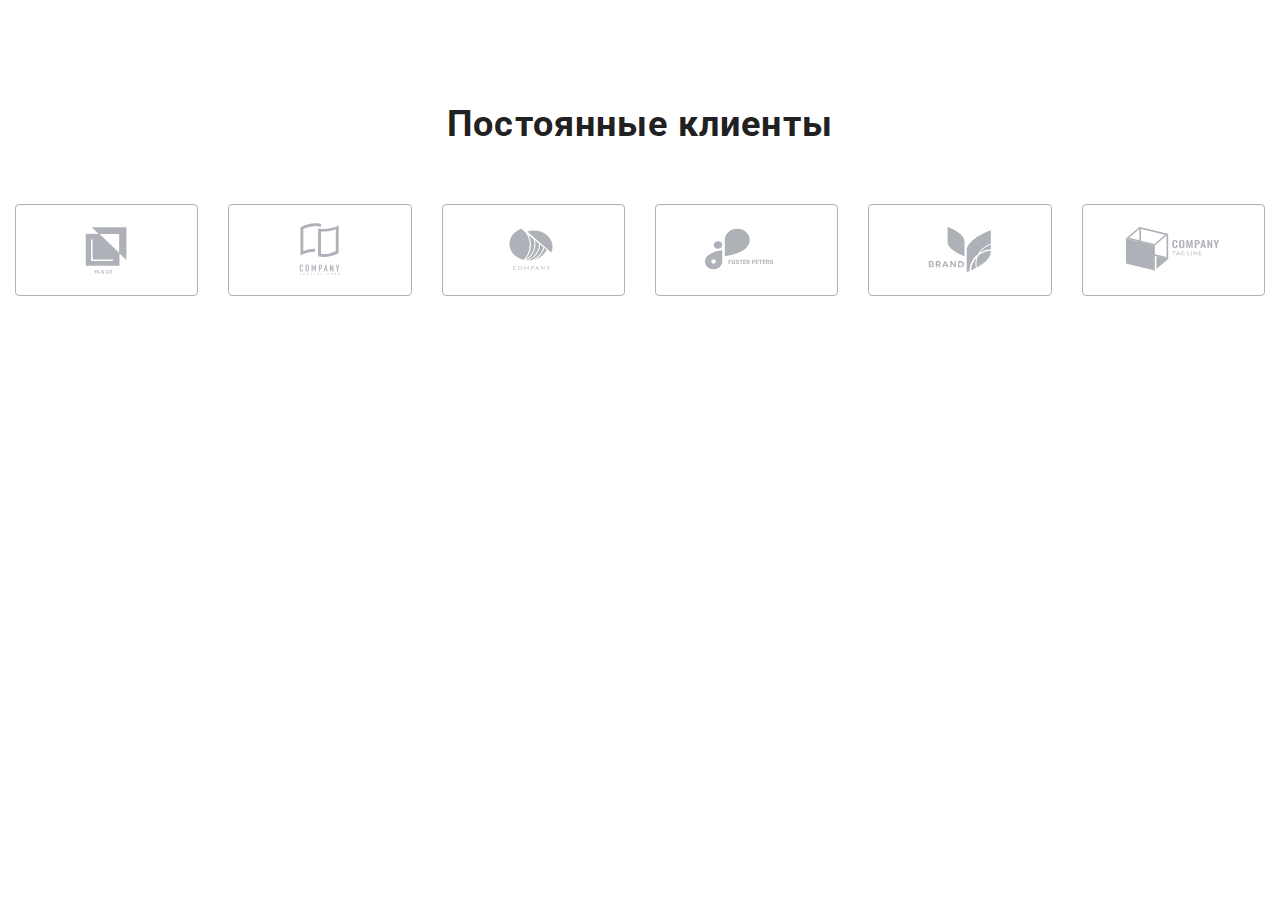
<file: index.html>
<!DOCTYPE html>
<html lang="ru">

<head>
  <meta charset="UTF-8" />
  <meta http-equiv="X-UA-Compatible" content="IE=edge" />
  <meta name="viewport" content="width=device-width, initial-scale=1.0" />
  <title>Студия</title>
  <link rel="preconnect" href="https://fonts.googleapis.com" />
  <link rel="preconnect" href="https://fonts.gstatic.com" crossorigin />
  <link href="https://fonts.googleapis.com/css2?family=Raleway:wght@700&family=Roboto:wght@400;500;700;900&display=swap"
    rel="stylesheet" />
  
  <link rel="stylesheet" href="css/main.min.css" />
</head>

<body class="page">
  <!-- ------------------------------------------------------------------------------- -->
  <!-------------------------------------------Шапка------------------------------------>
<!-- ----------------------------------------------------------------------------------- -->
 
<!-- <header class="header">
    <div class="container header__page header__container">
      <nav class="header__nav">
        <a href="index.html" class="logo logo__header-size" lang="en">Web<span
            class="logo__header-accent">Studio</span></a>

        <ul class="header-menu list">
          <li class="header-menu__item">
            <a href="#studio" class="header-menu__link link header-menu__current current">Студия</a>
          </li>
          <li class="header-menu__item">
            <a href="./portfolio.html" class="header-menu__link link">Портфолио</a>
          </li>
          <li class="header-menu__item">
            <a href="#contacts" class="header-menu__link link">Контакты</a>
          </li>
        </ul>
      </nav>

      <ul class="header-contacts list">
        <li class="header-contacts__item">
          <a class="link header-contacts__icons" href="mailto:info@devstudio.com"><svg class="header-contacts__icon"
              width="16px" height="12px">
              <use href="./images/icons.svg/symbol-defs.svg#icon-envelope"></use>
            </svg>
            info@devstudio.com
          </a>
        </li>
        <li class="header-contacts__item">
          <a class="link header-contacts__icons contact__icons" href="tel:+380961111111">
            <svg class="header-contacts__icon" width="10px" height="16px">
              <use href="./images/icons.svg/symbol-defs.svg#icon-smartphone"></use>
            </svg>

            +38 096 111 11 11</a>
        </li>
      </ul>
    </div>
  </header> -->

  <main>
    <!-- ------------------------------------------------------------------- -->
    <!-----------------------------------------Герой--------------------------->
<!-- ---------------------------------------------------------------------------- -->
   
<!-- <section class="section hero">
      <div class="container hero">
        <h1 class="hero-title">Эффективные решения для вашего бизнеса</h1>
        <button data-modal-open type="button" class="button button-hero">
          Заказать услугу
        </button>
      </div>
    </section>
    <div data-modal class="backdrop is-hidden">
      <div class="model-wrapper">
        <button data-modal-close class="model-btn">
          <svg width="18" height="18">
            <use href="./images/icons.svg/symbol-defs1.svg#icon-close-modal"></use>
          </svg>
        </button>
        <strong class="form-title">Оставьте свои данные, мы вам перезвоним</strong>
        <form class="modal-form">
          <label class="form-group">
            <span class="form-label">Имя</span>
            <div class="form-input-container">
              <input class="form-input" type="text" name="user-name" required />
              <svg class="form-icon" width="18" height="18">
                <use href="./images/icons.svg/symbol-defss.svg#icon-person"></use>
              </svg>
            </div>
          </label>
          <label class="form-group">
            <span class="form-label">Телефон</span>
            <div class="form-input-container">
              <input class="form-input" type="fone" name="user-fone" required />
              <svg class="form-icon" width="18" height="18">
                <use href="./images/icons.svg/symbol-defss.svg#icon-phone"></use>
              </svg>
            </div>
          </label>
          <label class="form-group">
            <span class="form-label">Почта</span>
            <div class="form-input-container">
              <input class="form-input" type="email" name="user-male" required />
              <svg class="form-icon" width="18" height="18">
                <use href="./images/icons.svg/symbol-defss.svg#icon-email"></use>
              </svg>
            </div>
          </label>
          <label class="form-textarea">
            <span class="form-label">Комментарий</span>
            <textarea class="form-comments" name="comment-form" placeholder="Введите текст"></textarea>
          </label>
          <label class="form-polisy-group">
            <input class="visually-hidden-checkbox checkbox" type="checkbox" required />
            <span class="custom-checkbox">
              <svg class="custom-checkbox-icon" width="20" height="20">
                <use href="./images/icons.svg/symbol-ds.svg#icon-Vector-3"></use>
              </svg>
            </span>
            <span class="form-polisy-decs">
              Соглашаюсь с рассылкой и принимаю
              <a class="checkbox-label-link" href="">Условия договора</a>
            </span>
          </label>
        </form>
        <button class="btn submit-btn" type="submit">Отправить</button>
      </div>
    </div> -->

    <!-- ============================================================================ -->
    <!------------------------------------Преимущества------------------------>
    <!-- =============================================================================== -->
<!-- 
    <section class="section feature">
      <div class="container feature-container">
        <h2 class="visually-hidden">Характеристики</h2>
        <ul class="feature-list list">
          <li class="feature-item">
            <div class="features-icon-block">
              <svg width="70px" height="70px">
                <use href="./images/icons.svg/symbol-defs.svg#icon-antenna"></use>
              </svg>
            </div>
            <h3 class="title feature-title">Внимание к деталям</h3>
            <p class="text feature-text">
              Идейные соображения, а также начало повседневной работы по
              формированию позиции.
            </p>
          </li>
          <li class="feature-item">
            <div class="features-icon-block">
              <svg width="70px" height="70px">
                <use href="./images/icons.svg/symbol-defs.svg#icon-clock"></use>
              </svg>
            </div>
            <h3 class="title feature-title">Пунктуальность</h3>
            <p class="text feature-text">
              Задача организации, в особенности же рамки и место обучения
              кадров влечет за собой.
            </p>
          </li>
          <li class="feature-item">
            <div class="features-icon-block">
              <svg width="70px" height="70px">
                <use href="./images/icons.svg/symbol-defs.svg#icon-diagram"></use>
              </svg>
            </div>
            <h3 class="title feature-title">Планирование</h3>
            <p class="text feature-text">
              Равным образом консультация с широким активом в значительной
              степени обуславливает.
            </p>
          </li>
          <li class="feature-item">
            <div class="features-icon-block">
              <svg width="70px" height="70px">
                <use href="./images/icons.svg/symbol-defs.svg#icon-astronaut"></use>
              </svg>
            </div>
            <h3 class="title feature-title">Современные технологии</h3>
            <p class="text feature-text">
              Значимость этих проблем настолько очевидна, что реализация
              плановых заданий.
            </p>
          </li>
        </ul>
      </div>
    </section> -->

    <!------------------------------------ Примеры работ ----------------------------------->
    <!-- <section class="section work">
      <div class="container">
        <h2 class="section-title">Чем мы занимаемся</h2>

        <ul class="work__list list">
          <li class="work__item">
            <p class="work__text">Десктопные приложения</p>
            <img class="image" src="./images/img-1.jpg" alt="пользователь набирает верстку сайта" width="370"
              height="294" />
          </li>
          <li class="work__item">
            <img class="image" src="./images/img-2.jpg" alt="дизайн страниц телефона" width="370" height="294" />
            <p class="work__text">Мобильные приложения</p>
          </li>
          <li class="work__item">
            <img class="image" src="./images/img-3.jpg" alt="игра в планшете" width="370" height="294" />
            <p class="work__text">Дизайнерские решения</p>
          </li>
        </ul>
      </div>
    </section> -->

<!-- --------------------------------------------------------------------------------- -->
    <!-------------------------------------Команда------------------------------>
    <!-- ------------------------------------------------------------------------- -->

   
     <!-- <section class="section team">
      <div class="container">
        <h2 class="section-title">Наша команда</h2>
        <ul class="team-list list">
          <li class="team-item">
            <img class="image team-photo" src="./images/imgphoto-1.jpg" alt="дизайнер-продукта" width="270"
              height="260" />

            <div class="social">
              <h3 class="title team-title no-margin">Игорь Демьяненко</h3>
              <p class="text team-text" lang="en">Product Designer</p>
              <ul class="social-list">
                <li class="social-nav">
                  <a class="social-link" href="" lang="en" aria-label="Instagram">
                    <svg class="social-icon" width="20px" height="20px">
                      <use href="./images/icons.svg/symbol-defs.svg#icon-instagram-dark"></use>
                    </svg>
                  </a>
                </li>
                <li class="social-nav">
                  <a class="social-link" href="" lang="en" aria-label="Twitter">
                    <svg class="social-icon" width="20px" height="20px">
                      <use href="./images/icons.svg/symb.svg#icon-twitter"></use>
                    </svg>
                  </a>
                </li>
                <li class="social-nav">
                  <a class="social-link" href="" lang="en" aria-label="Facebook">
                    <svg class="social-icon" width="20px" height="20px">
                      <use href="./images/icons.svg/symbol-defs.svg#icon-facebook-dark"></use>
                    </svg>
                  </a>
                </li>
                <li class="social-nav">
                  <a class="social-link" href="" lang="en" aria-label="LinkedIn">
                    <svg class="social-icon" width="20px" height="20px">
                      <use href="./images/icons.svg/symbol-defs.svg#icon-linkedin-dark"></use>
                    </svg>
                  </a>
                </li>
              </ul>
            </div>
          </li>
          <li class="team-item">
            <img class="image team-photo" src="./images/imgphoto-2.jpg" alt="фронтенд-разработчик" width="270"
              height="260" />

            <div class="social">
              <h3 class="title team-title">Ольга Репина</h3>
              <p class="text team-text" lang="en">Frontend Developer</p>
              <ul class="social-list">
                <li class="social-nav">
                  <a class="social-link" href="" lang="en" aria-label="Instagram">
                    <svg class="social-icon" width="20px" height="20px">
                      <use href="./images/icons.svg/symbol-defs.svg#icon-instagram-dark"></use>
                    </svg>
                  </a>
                </li>
                <li class="social-nav">
                  <a class="social-link" href="" lang="en" aria-label="Twitter">
                    <svg class="social-icon" width="20px" height="20px">
                      <use href="./images/icons.svg/symb.svg#icon-twitter"></use>
                    </svg>
                  </a>
                </li>
                <li class="social-nav">
                  <a class="social-link" href="" lang="en" aria-label="Facebook">
                    <svg class="social-icon" width="20px" height="20px">
                      <use href="./images/icons.svg/symbol-defs.svg#icon-facebook-dark"></use>
                    </svg>
                  </a>
                </li>
                <li class="social-nav">
                  <a class="social-link" href="" lang="en" aria-label="LinkedIn">
                    <svg class="social-icon" width="20px" height="20px">
                      <use href="./images/icons.svg/symbol-defs.svg#icon-linkedin-dark"></use>
                    </svg>
                  </a>
                </li>
              </ul>
            </div>
          </li>

          <li class="team-item">
            <img class="image team-photo" src="./images/imgphoto-3.jpg" alt="маркетолог" width="270" height="260" />

            <div class="social">
              <h3 class="title team-title">Николай Тарасов</h3>
              <p class="text team-text" lang="en">Marketing</p>
              <ul class="social-list">
                <li class="social-nav">
                  <a class="social-link" href="" lang="en" aria-label="Instagram">
                    <svg class="social-icon" width="20px" height="20px">
                      <use href="./images/icons.svg/symbol-defs.svg#icon-instagram-dark"></use>
                    </svg>
                  </a>
                </li>
                <li class="social-nav">
                  <a class="social-link" href="" lang="en" aria-label="Twitter">
                    <svg class="social-icon" width="20px" height="20px">
                      <use href="./images/icons.svg/symb.svg#icon-twitter"></use>
                    </svg>
                  </a>
                </li>
                <li class="social-nav">
                  <a class="social-link" href="" lang="en" aria-label="Facebook">
                    <svg class="social-icon" width="20px" height="20px">
                      <use href="./images/icons.svg/symbol-defs.svg#icon-facebook-dark"></use>
                    </svg>
                  </a>
                </li>
                <li class="social-nav">
                  <a class="social-link" href="" lang="en" aria-label="LinkedIn">
                    <svg class="social-icon" width="20px" height="20px">
                      <use href="./images/icons.svg/symbol-defs.svg#icon-linkedin-dark"></use>
                    </svg>
                  </a>
                </li>
              </ul>
            </div>
          </li>
          <li class="team-item">
            <img class="image team-photo" src="./images/imgphoto-4.jpg" alt="дизайнер-интерфейса" width="270"
              height="260" />

            <div class="social">
              <h3 class="title team-title">Михаил Ермаков</h3>
              <p class="text team-text" lang="en">UI Designer</p>
              <ul class="social-list">
                <li class="social-nav">
                  <a class="social-link" href="" lang="en" aria-label="Instagram">
                    <svg class="social-icon" width="20px" height="20px">
                      <use href="./images/icons.svg/symbol-defs.svg#icon-instagram-dark"></use>
                    </svg>
                  </a>
                </li>
                <li class="social-nav">
                  <a class="social-link" href="" lang="en" aria-label="Twitter">
                    <svg class="social-icon" width="20px" height="20px">
                      <use href="./images/icons.svg/symb.svg#icon-twitter"></use>
                    </svg>
                  </a>
                </li>
                <li class="social-nav">
                  <a class="social-link" href="" lang="en" aria-label="Facebook">
                    <svg class="social-icon" width="20px" height="20px">
                      <use href="./images/icons.svg/symbol-defs.svg#icon-facebook-dark"></use>
                    </svg>
                  </a>
                </li>
                <li class="social-nav">
                  <a class="social-link" href="" lang="en" aria-label="LinkedIn">
                    <svg class="social-icon" width="20px" height="20px">
                      <use href="./images/icons.svg/symbol-defs.svg#icon-linkedin-dark"></use>
                    </svg>
                  </a>
                </li>
              </ul>
            </div>
          </li>
        </ul>
      </div>
    </section> -->

<!-- ------------------------------------------------------------------------------------ -->
    <!----------------------------------- Постоянные клиенты ----------------------------------------->
<!-- ------------------------------------------------------------------------------------ -->
   
 <section class="clients section">
      <div class="container clients__container">
        <h2 class="clients__title section-title">Постоянные клиенты</h2>
        <ul class="list clients__list">
          <li class="clients__item">
            <a href="" class="clients__link link">
              <svg class="clients__icon" width="106" height="60">
                <use href="./images/icons.svg/symbol-defs.svg#icon-Logo1"></use>
              </svg>
            </a>
          </li>
          <li class="clients__item">
            <a href="" class="clients__link link">
              <svg class="clients__icon" width="106" height="60">
                <use href="./images/icons.svg/symbol-defs.svg#icon-Logo2"></use>
              </svg>
            </a>
          </li>
          <li class="clients__item">
            <a href="" class="clients__link link">
              <svg class="clients__icon" width="106" height="60">
                <use href="./images/icons.svg/symbol-defs.svg#icon-Logo3"></use>
              </svg>
            </a>
          </li>
          <li class="clients__item">
            <a href="" class="clients__link link">
              <svg class="clients__icon" width="106" height="60">
                <use href="./images/icons.svg/symbol-defs.svg#icon-Logo4"></use>
              </svg>
            </a>
          </li>
          <li class="clients__item">
            <a href="" class="clients__link link">
              <svg class="clients__icon" width="106" height="60">
                <use href="./images/icons.svg/symbol-defs.svg#icon-Logo5"></use>
              </svg>
            </a>
          </li>
          <li class="clients__item">
            <a href="" class="clients__link link">
              <svg class="clients__icon" width="106" height="60">
                <use href="./images/icons.svg/symbol-defs.svg#icon-Logo6"></use>
              </svg>
            </a>
          </li>
        </ul>
      </div>
    </section> 
  </main>

  <!-- ------------------------------------------------------------------------------------------- -->
  <!--------------------------------------Подвал страницы------------------------------------------------>
<!-- -------------------------------------------------------------------------------------------------- -->
  

<!-- <footer class="section footer">
    <div class="container section-conteiner-left-right">
      <div class="container footer-container">
        <div class="footer-contacts">
          <a href="index.html" class="logo footer-logo-margin" lang="en">Web<span class="logo-footer">Studio</span></a>
          <address class="adress">
            <p class="footer-adress">г. Киев, пр-т Леси Украинки, 26</p>
            <ul class="footer-nav list">
              <li class="footer-link-item">
                <a href="mailto:info@example.com" class="link link-mail footer-list">info@example.com</a>
              </li>
              <li class="footer-link-item">
                <a href="tel:+380991111111" class="link link-phone footer-list">+38 099 111 11 11</a>
              </li>
            </ul>
          </address>
        </div>
        <div class="footer-social">
          <p class="footer-title">ПРИСОЕДИНЯЙТЕСЬ</p>
          <ul class="footer-social-list">
            <li class="footer-social-nav">
              <a class="footer-social-link" href="" lang="en" aria-label="Instagram">
                <svg class="footer-social-icon" width="20px" height="20px">
                  <use href="./images/icons.svg/symbol-defs.svg#icon-instagram-dark"></use>
                </svg>
              </a>
            </li>
            <li class="footer-social-nav">
              <a class="footer-social-link" href="" lang="en" aria-label="Twitter">
                <svg class="footer-social-icon" width="20px" height="20px">
                  <use href="./images/icons.svg/symb.svg#icon-twitter"></use>
                </svg>
              </a>
            </li>
            <li class="footer-social-nav">
              <a class="footer-social-link" href="" lang="en" aria-label="Facebook">
                <svg class="footer-social-icon" width="20px" height="20px">
                  <use href="./images/icons.svg/symbol-defs.svg#icon-facebook-dark"></use>
                </svg>
              </a>
            </li>
            <li class="footer-social-nav">
              <a class="footer-social-link" href="" lang="en" aria-label="LinkedIn">
                <svg class="footer-social-icon" width="20px" height="20px">
                  <use href="./images/icons.svg/symbol-defs.svg#icon-linkedin-dark"></use>
                </svg>
              </a>
            </li>
          </ul>
        </div>
      </div> -->

      <!---------------------------------------------- Форма в футере ----------------------------------------------->
      <!-- <div class="footer-container-right">
        <b class="container-right-text">ПОДПИШИТЕСЬ НА РАССЫЛКУ</b>
        <form class="form-footer">
          <label for="email"></label>
          <input class="footer-input" type="email" name="email" id="email" placeholder="E-mail" />
          <div class="btn-send">
            <button class="footer-forma-button" type="submit">
              <span class="footer-button-text">Подписаться</span>

              <svg class="footer-btn" width="24px" height="24px">
                <use href="./images/icons.svg/symbol-defss.svg#icon-icon-send"></use>
              </svg>
            </button>
          </div>
        </form>
      </div>
    </div>
  </footer> -->
  <script src="./js/modal.js"></script>
</body>
</html>
</file>
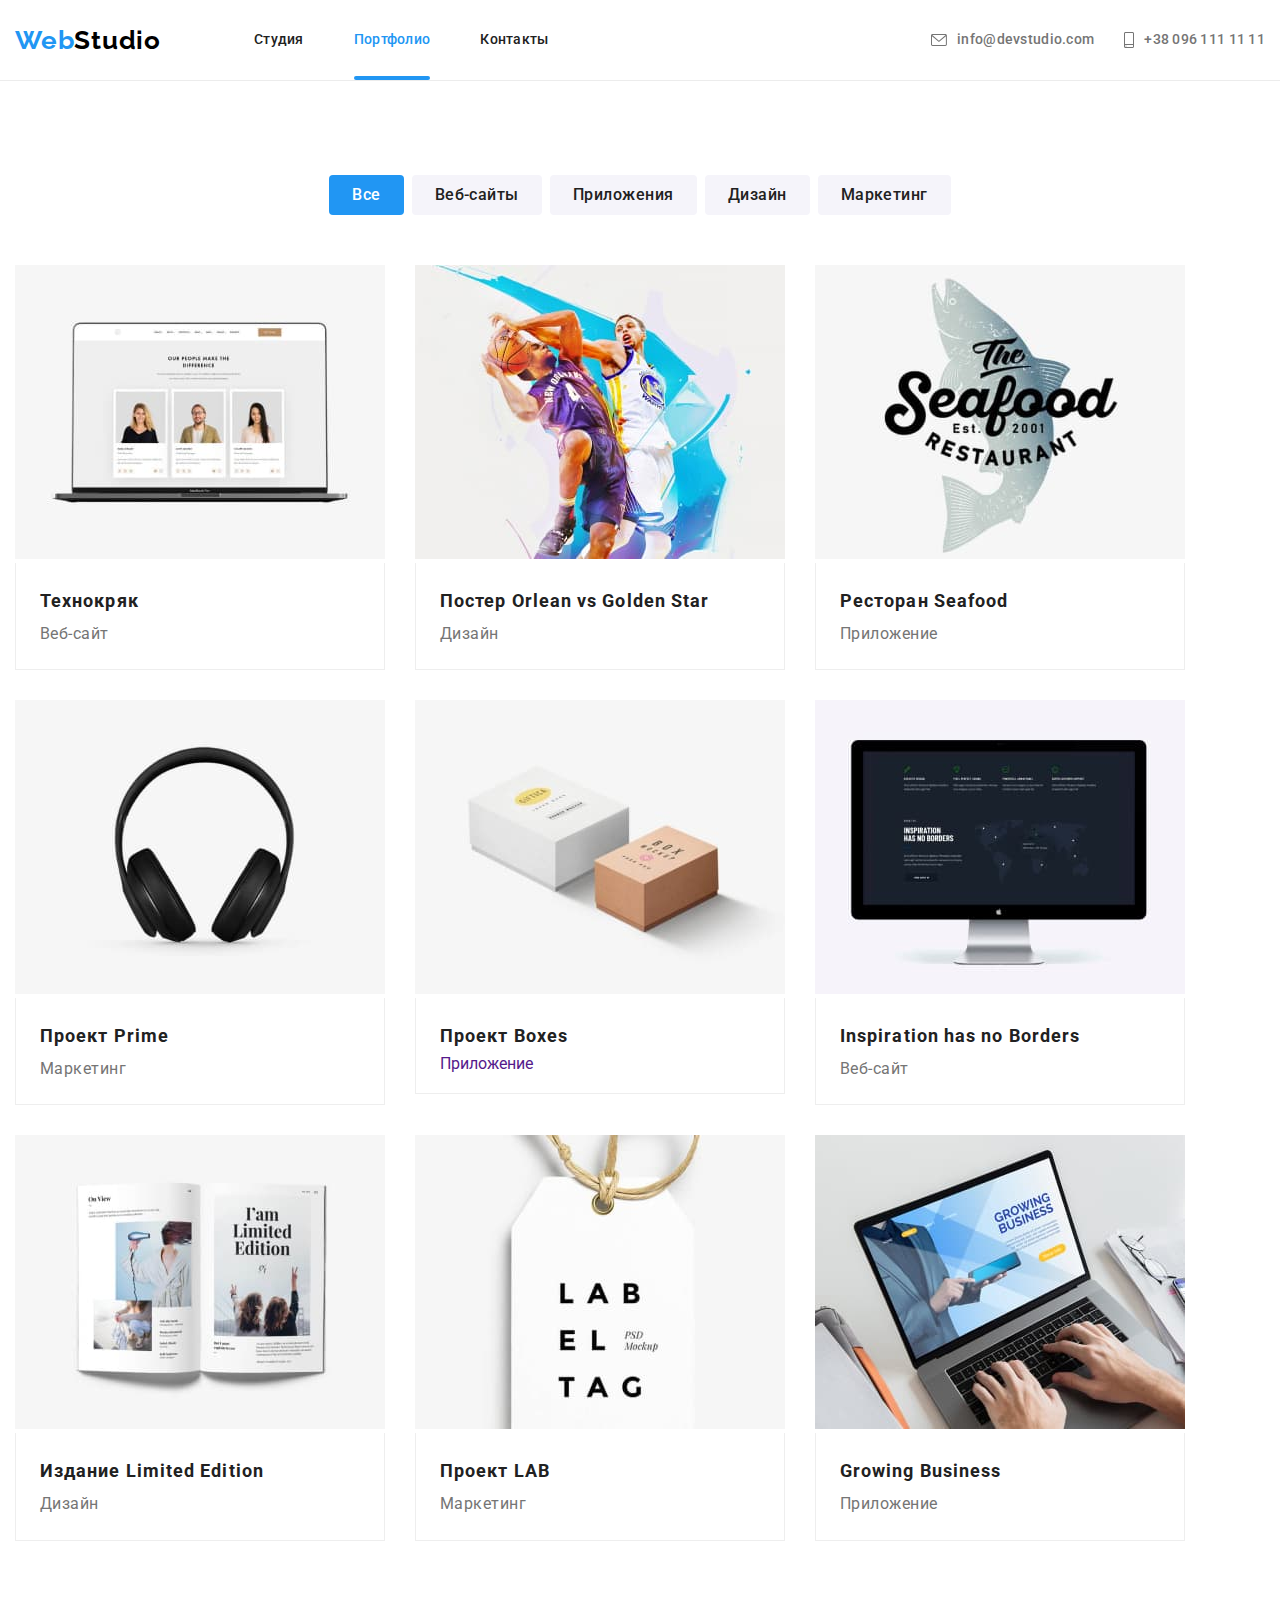
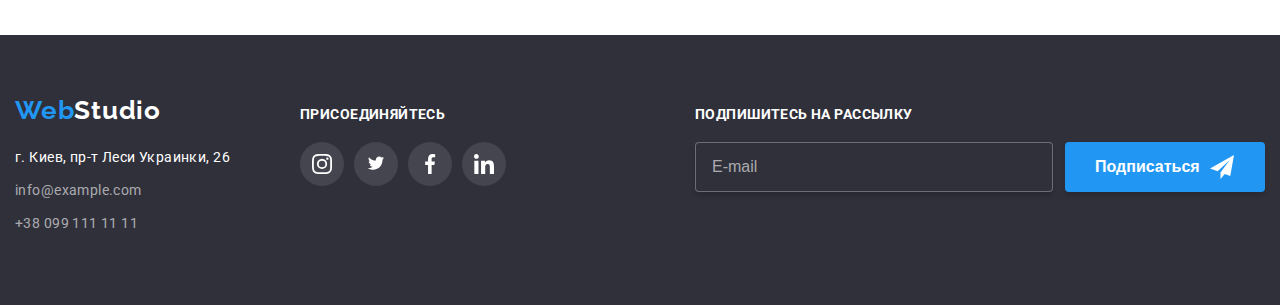
<file: portfolio.html>
<!DOCTYPE html>
<html lang="ru">

<head>
  <meta charset="UTF-8" />
  <meta http-equiv="X-UA-Compatible" content="IE=edge" />
  <meta name="viewport" content="width=device-width, initial-scale=1.0" />
  <title>Студия</title>
  <link rel="preconnect" href="https://fonts.googleapis.com" />
  <link rel="preconnect" href="https://fonts.gstatic.com" crossorigin />
  <link href="https://fonts.googleapis.com/css2?family=Raleway:wght@700&family=Roboto:wght@400;500;700;900&display=swap"
    rel="stylesheet" />
  
  <link rel="stylesheet" href="css/main.min.css" />
</head>

<body class="page">
  <!--------------------------------Шапка--------------------------->

  <header class="header">
    <div class="container header__page header__container">
      <nav class="header__nav">
        <a href="index.html" class="logo logo__header-size" lang="en">Web<span
            class="logo__header-accent">Studio</span></a>

        <ul class="header-menu list">
          <li class="header-menu__item">
            <a href="./index.html" class="header-menu__link link">Студия</a>
          </li>
          <li class="header-menu__item">
            <a href="#portfolio" class="header-menu__link link header-menu__current current">Портфолио</a>
          </li>
          <li class="header-menu__item">
            <a href="#contacts" class="header-menu__link link">Контакты</a>
          </li>
        </ul>
      </nav>

      <ul class="header-contacts list">
        <li class="header-contacts__item">
          <a class="link header-contacts__icons" href="mailto:info@devstudio.com"><svg class="header-contacts__icon"
              width="16px" height="12px">
              <use href="./images/icons.svg/symbol-defs.svg#icon-envelope"></use>
            </svg>
            info@devstudio.com
          </a>
        </li>
        <li class="header-contacts__item">
          <a class="link header-contacts__icons" href="tel:+380961111111">
            <svg class="header-contacts__icon" width="10px" height="16px">
              <use href="./images/icons.svg/symbol-defs.svg#icon-smartphone"></use>
            </svg>

            +38 096 111 11 11</a>
        </li>
      </ul>
    </div>
  </header>
  <main>
    <section class="portfolio">
      <div class="container portfolio-container">
        <h1 class="visually-hidden">Наши работы</h1>

        <ul class="filtrs list">
          <li class="filtrs__item">
            <button type="button" class="filtrs__btn filtrs__current">
              Все
            </button>
          </li>
          <li class="filtrs__item">
            <button type="button" class="filtrs__btn">Веб-сайты</button>
          </li>
          <li class="filtrs__item">
            <button type="button" class="filtrs__btn">Приложения</button>
          </li>
          <li class="filtrs__item">
            <button type="button" class="filtrs__btn">Дизайн</button>
          </li>
          <li class="filtrs__item">
            <button type="button" class="filtrs__btn">Маркетинг</button>
          </li>
        </ul>

        <ul class="gallery list">
          <li class="gallery__item">
            <a class="gallery__box" href="">
              <div class="gallery__blok">
                <img class="image" src="./images/homework-two/img-1.jpg" alt="открытая страница на мониторе ноутбука"
                  width="370" height="294" />
                <div class="gallery__card">
                  <p class="gallery__text">
                    Ресурс предлагает комплексные предложения с разным уровнем
                    функционала и сервисов. Все это позволит посетителю
                    получить исчерпывающие сведения о компании или частном
                    лице.
                  </p>
                </div>
              </div>
              <div class="gallery__description">
                <h2 class="gallery__title">Технокряк</h2>
                <p class="gallery__name">Веб-сайт</p>
              </div>
            </a>
          </li>
          <li class="gallery__item">
            <a class="gallery__box" href="">
              <div class="gallery__blok">
                <img class="image" src="./images/homework-two/img-2.jpg" alt="играющие баскетболисты на постере"
                  width="370" height="294" />
                <div class="gallery__card">
                  <p class="gallery__text">
                    Ресурс предлагает комплексные предложения с разным уровнем
                    функционала и сервисов. Все это позволит посетителю
                    получить исчерпывающие сведения о компании или частном
                    лице.
                  </p>
                </div>
              </div>
              <div class="gallery__description">
                <h2 class="gallery__title">
                  Постер <span lang="en">Orlean vs Golden Star</span>
                </h2>
                <p class="gallery__name">Дизайн</p>
              </div>
            </a>
          </li>
          <li class="gallery__item">
            <a class="gallery__box" href="">
              <div class="gallery__blok">
                <img class="image" src="./images/homework-two/img-3.jpg" alt="логотип рыбного ресторана" width="370"
                  height="294" />
                <div class="gallery__card">
                  <p class="gallery__text">
                    Ресурс предлагает комплексные предложения с разным уровнем
                    функционала и сервисов. Все это позволит посетителю
                    получить исчерпывающие сведения о компании или частном
                    лице.
                  </p>
                </div>
              </div>
              <div class="gallery__description">
                <h2 class="gallery__title">
                  Ресторан <span lang="en">Seafood</span>
                </h2>
                <p class="gallery__name">Приложение</p>
              </div>
            </a>
          </li>

          <li class="gallery__item">
            <a class="gallery__box" href="">
              <div class="gallery__blok">
                <img class="image" src="./images/homework-two/img-4.jpg" alt="наушники" width="370" height="294" />
                <div class="gallery__card">
                  <p class="gallery__text">
                    Ресурс предлагает комплексные предложения с разным уровнем
                    функционала и сервисов. Все это позволит посетителю
                    получить исчерпывающие сведения о компании или частном
                    лице.
                  </p>
                </div>
              </div>
              <div class="gallery__description">
                <h2 class="gallery__title">
                  Проект <span lang="en">Prime</span>
                </h2>
                <p class="gallery__name">Маркетинг</p>
              </div>
            </a>
          </li>
          <li class="gallery__item">
            <a class="gallery__box" href="">
              <div class="gallery__blok">
                <img class="image" src="./images/homework-two/img-5.jpg" alt="белая и коричневая коробки" width="370"
                  height="294" />
                <div class="gallery__card">
                  <p class="gallery__text">
                    Ресурс предлагает комплексные предложения с разным уровнем
                    функционала и сервисов. Все это позволит посетителю
                    получить исчерпывающие сведения о компании или частном
                    лице.
                  </p>
                </div>
              </div>
              <div class="gallery__description">
                <h2 class="gallery__title">
                  Проект <span lang="en">Boxes</span>
                </h2>
                <p class="text-box">Приложение</p>
              </div>
            </a>
          </li>
          <li class="gallery__item">
            <a class="gallery__box" href="">
              <div class="gallery__blok">
                <img class="image" src="./images/homework-two/img-6.jpg" alt="монитор" width="370" height="294" />
                <div class="gallery__card">
                  <p class="gallery__text">
                    Ресурс предлагает комплексные предложения с разным уровнем
                    функционала и сервисов. Все это позволит посетителю
                    получить исчерпывающие сведения о компании или частном
                    лице.
                  </p>
                </div>
              </div>
              <div class="gallery__description">
                <h2 class="gallery__title" lang="en">
                  Inspiration has no Borders
                </h2>
                <p class="gallery__name">Веб-сайт</p>
              </div>
            </a>
          </li>
          <li class="gallery__item">
            <a class="gallery__box" href="">
              <div class="gallery__blok">
                <img class="image" src="./images/homework-two/img-7.jpg" alt="разворот журнала с картинками" width="370"
                  height="294" />
                <div class="gallery__card">
                  <p class="gallery__text">
                    Ресурс предлагает комплексные предложения с разным уровнем
                    функционала и сервисов. Все это позволит посетителю
                    получить исчерпывающие сведения о компании или частном
                    лице.
                  </p>
                </div>
              </div>
              <div class="gallery__description">
                <h2 class="gallery__title">
                  Издание <span lang="en">Limited Edition</span>
                </h2>
                <p class="gallery__name">Дизайн</p>
              </div>
            </a>
          </li>
          <li class="gallery__item">
            <a class="gallery__box" href="">
              <div class="gallery__blok">
                <img class="image" src="./images/homework-two/img-8.jpg" alt="белая бирка с текстом" width="370"
                  height="294" />
                <div class="gallery__card">
                  <p class="gallery__text">
                    Ресурс предлагает комплексные предложения с разным уровнем
                    функционала и сервисов. Все это позволит посетителю
                    получить исчерпывающие сведения о компании или частном
                    лице.
                  </p>
                </div>
              </div>
              <div class="gallery__description">
                <h2 class="gallery__title">
                  Проект <span lang="en">LAB</span>
                </h2>
                <p class="gallery__name">Маркетинг</p>
              </div>
            </a>
          </li>
          <li class="gallery__item">
            <a class="gallery__box" href="">
              <div class="gallery__blok">
                <img class="image" src="./images/homework-two/img-9.jpg"
                  alt="пользователь работает в приложении для бизнеса" width="370" height="294" />
                <div class="gallery__card">
                  <p class="gallery__text">
                    Ресурс предлагает комплексные предложения с разным уровнем
                    функционала и сервисов. Все это позволит посетителю
                    получить исчерпывающие сведения о компании или частном
                    лице.
                  </p>
                </div>
              </div>
              <div class="gallery__description">
                <h2 class="gallery__title" lang="en">Growing Business</h2>
                <p class="gallery__name">Приложение</p>
              </div>
            </a>
          </li>
        </ul>
      </div>
    </section>
  </main>

  <!---------------------------Подвал страницы--------------------->

  <footer class="section footer">
    <div class="container section-conteiner-left-right">
      <div class="container footer-container">
        <div class="footer-contacts">
          <a href="index.html" class="logo footer-logo-margin" lang="en">Web<span class="logo-footer">Studio</span></a>
          <address class="adress">
            <p class="footer-adress">г. Киев, пр-т Леси Украинки, 26</p>
            <ul class="footer-nav list">
              <li class="footer-link-item">
                <a href="mailto:info@example.com" class="link link-mail footer-list">info@example.com</a>
              </li>
              <li class="footer-link-item">
                <a href="tel:+380991111111" class="link link-phone footer-list">+38 099 111 11 11</a>
              </li>
            </ul>
          </address>
        </div>
        <div class="footer-social">
          <p class="footer-title">ПРИСОЕДИНЯЙТЕСЬ</p>
          <ul class="footer-social-list">
            <li class="footer-social-nav">
              <a class="footer-social-link" href="" lang="en" aria-label="Instagram">
                <svg class="footer-social-icon" width="20px" height="20px">
                  <use href="./images/icons.svg/symbol-defs.svg#icon-instagram-dark"></use>
                </svg>
              </a>
            </li>
            <li class="footer-social-nav">
              <a class="footer-social-link" href="" lang="en" aria-label="Twitter">
                <svg class="footer-social-icon" width="20px" height="16.25px">
                  <use href="./images/icons.svg/symbol-defs.svg#icon-twitter-dark"></use>
                </svg>
              </a>
            </li>
            <li class="footer-social-nav">
              <a class="footer-social-link" href="" lang="en" aria-label="Facebook">
                <svg class="footer-social-icon" width="20px" height="20px">
                  <use href="./images/icons.svg/symbol-defs.svg#icon-facebook-dark"></use>
                </svg>
              </a>
            </li>
            <li class="footer-social-nav">
              <a class="footer-social-link" href="" lang="en" aria-label="LinkedIn">
                <svg class="footer-social-icon" width="20px" height="20px">
                  <use href="./images/icons.svg/symbol-defs.svg#icon-linkedin-dark"></use>
                </svg>
              </a>
            </li>
          </ul>
        </div>
      </div>

      <!---------------------------------------------- Форма в футере ----------------------------------------------->
      <div class="footer-container-right">
        <b class="container-right-text">ПОДПИШИТЕСЬ НА РАССЫЛКУ</b>
        <form class="form-footer">
          <label for="email"></label>
          <input class="footer-input" type="email" name="email" id="email" placeholder="E-mail" />
          <div class="btn-send">
            <button class="footer-forma-button" type="submit">
              <span class="footer-button-text">Подписаться</span>

              <svg class="footer-btn" width="24px" height="24px">
                <use href="./images/icons.svg/symbol-defss.svg#icon-icon-send"></use>
              </svg>
            </button>
          </div>
        </form>
      </div>
    </div>
  </footer>
  <script src="./js/modal.js"></script>
</body>

</html>
</file>
<file: css/main.min.css>
:root{--primary-text-color: #757575;--title-text-color: #212121;--accent-color: #2196f3;--hero-title-color: #ffffff;--background-hero-color: #2f303a;--footer-text-color: rgba(255, 255, 255, 0.6);--background-body-color: #ffffff;--background-team-color: #f5f4fa;--font-size-main: 14px;--icon-color: #afb1b8;--background-client-color: #e5e5e5;--text-card-color: #eeeeee}.visually-hidden{position:absolute;white-space:nowrap;width:1px;height:1px;overflow:hidden;border:0;padding:0;clip:rect(0 0 0 0);-webkit-clip-path:inset(50%);clip-path:inset(50%);margin:-1px}html{-webkit-box-sizing:border-box;box-sizing:border-box}body{margin:0;background-color:var(--background-body-color);color:var(--title-text-color);font-family:Roboto, sans-serif}.section{padding-top:60px;padding-bottom:60px;background-color:var(--background-body-color)}@media screen and (min-width: 480px){.section{padding-top:60px;padding-bottom:60px}}@media screen and (min-width: 768px){.section{padding-top:60px;padding-bottom:60px}}@media screen and (min-width: 1200px){.section{padding-top:94px;padding-bottom:94px}}.section .no-padding{padding-top:0;padding-bottom:0}.section-title{margin-bottom:50px;color:var(--title-text-color);font-weight:700;font-size:36px;line-height:1.17;text-align:center;letter-spacing:0.03em}*,*::before,*::after{-webkit-box-sizing:inherit;box-sizing:inherit}h1,h2,h3,h4,h5,h6,p{margin-top:0;margin-bottom:0}ul{list-style:none;margin:0px;padding:0px}@media screen and (min-width: 480px){width:480px}@media screen and (min-width: 768px){width:768px}@media screen and (min-width: 1200px){width:1200px}.container{width:100%;padding-left:15px;padding-right:15px;margin-left:auto;margin-right:auto}.header-page{border-bottom:1px solid #ececec}.header{border-bottom:1px solid #ececec}.header-menu__link.current::after{position:absolute;bottom:0;left:0;content:"";display:block;width:100%;height:4px;border-radius:2px;background-color:var(--accent-color)}.header__nav{display:-webkit-box;display:-ms-flexbox;display:flex;-webkit-box-align:center;-ms-flex-align:center;align-items:center}.header__page{display:-webkit-box;display:-ms-flexbox;display:flex;-webkit-box-align:center;-ms-flex-align:center;align-items:center}.header-menu{display:-webkit-box;display:-ms-flexbox;display:flex}.header-menu__item:not(:last-child){margin-right:50px}.header-menu__item{position:relative}.header-menu .link{display:block;padding-top:32px;padding-bottom:32px;color:var(--title-text-color);font-weight:500;font-size:var(--font-size-main);line-height:1.14;letter-spacing:0.02em;text-decoration:none;-webkit-transition-property:color;transition-property:color;-webkit-transition-duration:250ms;transition-duration:250ms;-webkit-transition-timing-function:cubic-bezier(0.4, 0, 0.2, 1);transition-timing-function:cubic-bezier(0.4, 0, 0.2, 1)}.header-menu .link:hover,.header-menu .link:focus{color:var(--accent-color)}.header-menu .link.current{color:var(--accent-color)}.header-contacts{display:-webkit-box;display:-ms-flexbox;display:flex;margin-left:auto;-webkit-box-align:center;-ms-flex-align:center;align-items:center}.header-contacts__item:not(:last-child){margin-right:30px}.header-contacts .link{display:-webkit-box;display:-ms-flexbox;display:flex;padding-top:32px;padding-bottom:32px;-webkit-box-align:center;-ms-flex-align:center;align-items:center;color:var(--primary-text-color);font-weight:500;font-size:var(--font-size-main);line-height:1.14;letter-spacing:0.02em;text-decoration:none;-webkit-transition-property:color;transition-property:color;-webkit-transition-duration:250ms;transition-duration:250ms;-webkit-transition-timing-function:cubic-bezier(0.4, 0, 0.2, 1);transition-timing-function:cubic-bezier(0.4, 0, 0.2, 1)}.header-contacts .link:hover,.header-contacts .link:focus{color:var(--accent-color)}.header-contacts__icon{margin-right:10px;fill:currentColor}.header-contacts__icons .header-contacts__icon:hover,.header-contacts__icons .header-contacts__icon:focus{fill:var(--accent-color)}.header-contacts__item:not(:last-child){margin-right:30px}.header-contacts .link{display:-webkit-box;display:-ms-flexbox;display:flex;padding-top:32px;padding-bottom:32px;-webkit-box-align:center;-ms-flex-align:center;align-items:center;color:var(--primary-text-color);font-weight:500;font-size:var(--font-size-main);line-height:1.14;letter-spacing:0.02em;text-decoration:none;-webkit-transition-property:color;transition-property:color;-webkit-transition-duration:250ms;transition-duration:250ms;-webkit-transition-timing-function:cubic-bezier(0.4, 0, 0.2, 1);transition-timing-function:cubic-bezier(0.4, 0, 0.2, 1)}.header-contacts .link:hover,.header-contacts .link:focus{color:var(--accent-color)}.header-contacts__icon{margin-right:10px;fill:currentColor}.header-contacts__icons .header-contacts__icon:hover,.header-contacts__icons .header-contacts__icon:focus{fill:var(--accent-color)}.section.hero{height:600px;max-width:1600px;padding-top:200px;padding-bottom:200px;margin-left:auto;margin-right:auto;background-image:-webkit-gradient(linear, left top, right top, from(rgba(47,48,58,0.4)), to(rgba(47,48,58,0.4))),url("../images/homework-three/bg-main.jpg");background-image:linear-gradient(to right, rgba(47,48,58,0.4), rgba(47,48,58,0.4)),url("../images/homework-three/bg-main.jpg");background-repeat:no-repeat;background-position:center;background-color:var(--background-hero-color);text-align:center}.container.hero{width:696px}.hero-title{margin-top:0;margin-bottom:30px;color:var(--hero-title-color);font-weight:900;font-size:44px;line-height:1.36;text-align:center;letter-spacing:0.06em;text-transform:uppercase}@media screen and (min-width: 768px) and (max-width: 1199.98px){.feature-list{display:-webkit-box;display:-ms-flexbox;display:flex;-ms-flex-wrap:wrap;flex-wrap:wrap;margin:-15px}}@media screen and (min-width: 1200px){.feature-list{display:-webkit-box;display:-ms-flexbox;display:flex}}.features-icon-block{display:-webkit-box;display:-ms-flexbox;display:flex;width:100%;height:120px;margin-bottom:30px;-webkit-box-pack:center;-ms-flex-pack:center;justify-content:center;-webkit-box-align:center;-ms-flex-align:center;align-items:center;background-color:var(--background-team-color);border-radius:4px}@media screen and (max-width: 767.98px){.feature-item{margin-bottom:30px}}@media screen and (min-width: 768px){.feature-item{width:50%;-ms-flex-preferred-size:calc((100% - 2 * 30px) / 2);flex-basis:calc((100% - 2 * 30px) / 2);margin:15px}}@media screen and (max-width: 767.98px){.feature-item:last-child{margin-bottom:0}}.feature-title{color:var(--title-text-color);font-weight:700;font-size:var(--font-size-main);line-height:1.14;letter-spacing:0.03em;text-transform:uppercase;margin-bottom:10px}@media screen and (max-width: 767.98px){.feature-title{text-align:center}}@media screen and (min-width: 768px){.feature-title{text-align:left}}.feature-text{color:var(--primary-text-color);font-size:var(--font-size-main);line-height:1.71;letter-spacing:0.03em}.work{padding-top:0px}@media screen and (max-width: 1199px){.work{display:none}}.work__list{display:-webkit-box;display:-ms-flexbox;display:flex}.work__text{position:absolute;bottom:0;right:0;width:100%;display:-webkit-box;display:-ms-flexbox;display:flex;-webkit-box-pack:center;-ms-flex-pack:center;justify-content:center;-webkit-box-align:center;-ms-flex-align:center;align-items:center;width:370px;height:70px;background:rgba(47,48,58,0.8);color:var(--hero-title-color);font-weight:700;font-size:var(--font-size-main);line-height:1.14;letter-spacing:0.03em;text-transform:uppercase}.work__item{position:relative;margin-right:30px}.work__item:last-child{margin-right:0}@media screen and (max-width: 767.98px){.clients__list{display:-webkit-box;display:-ms-flexbox;display:flex;-ms-flex-wrap:wrap;flex-wrap:wrap;margin:-15px}}@media screen and (min-width: 768px){.clients__list{display:-webkit-box;display:-ms-flexbox;display:flex;-ms-flex-wrap:wrap;flex-wrap:wrap;margin:-15px}}.clients__item{width:210px;-ms-flex-preferred-size:calc((100% - 4 * 15px) / 2);flex-basis:calc((100% - 4 * 15px) / 2);margin:15px}@media screen and (max-width: 1199px){.clients__item:not(:last-child) :not(:last-child){margin-bottom:15px}}@media screen and (min-width: 768px){.clients__item{width:226px;-ms-flex-preferred-size:calc((100% - 6 * 15px) / 3);flex-basis:calc((100% - 6 * 15px) / 3);margin:15px}}@media screen and (min-width: 1200px){.clients__item{width:170px;-ms-flex-preferred-size:calc((100% - 12 * 15px) / 6);flex-basis:calc((100% - 12 * 15px) / 6);margin:15px}}.clients__title{font-weight:700;text-align:center;letter-spacing:0.03em;color:var(--title-text-color);font-size:28px;line-height:1.18;margin-bottom:30px}@media screen and (min-width: 1200px){.clients__title{font-size:36px;line-height:1.67;margin-bottom:50px}}.clients__link{display:-webkit-box;display:-ms-flexbox;display:flex;-webkit-box-pack:center;-ms-flex-pack:center;justify-content:center;-webkit-box-align:center;-ms-flex-align:center;align-items:center;height:92px;border-radius:4px;border:1px solid var(--icon-color);outline:transparent;-webkit-transition-property:border, color;transition-property:border, color;-webkit-transition-duration:250ms;transition-duration:250ms;-webkit-transition-timing-function:cubic-bezier(0.4, 0, 0.2, 1);transition-timing-function:cubic-bezier(0.4, 0, 0.2, 1)}.clients__link:hover,.clients__link:focus{border:1px solid var(--accent-color)}.clients__icon{fill:var(--icon-color);-webkit-transition-property:fill;transition-property:fill;-webkit-transition-duration:250ms;transition-duration:250ms;-webkit-transition-timing-function:cubic-bezier(0.4, 0, 0.2, 1);transition-timing-function:cubic-bezier(0.4, 0, 0.2, 1)}.clients__link:hover .clients__icon,.clients__link:focus .clients__icon{fill:var(--accent-color);color:var(--accent-color)}.section.footer{padding-top:60px;padding-bottom:60px;background-color:var(--background-hero-color)}.footer-container{display:-webkit-box;display:-ms-flexbox;display:flex;-webkit-box-align:baseline;-ms-flex-align:baseline;align-items:baseline;margin-right:auto}.section-conteiner-left-right .footer-container{padding-right:0;padding-left:0}.footer-social{display:block;-webkit-box-pack:center;-ms-flex-pack:center;justify-content:center;-webkit-box-align:baseline;-ms-flex-align:baseline;align-items:baseline}.footer-link-item .link-mail,.footer-link-item .link-phone{-webkit-transition:color 250ms cubic-bezier(0.4, 0, 0.2, 1);transition:color 250ms cubic-bezier(0.4, 0, 0.2, 1)}.footer-link-item .link-phone:hover,.footer-link-item .link-phone:focus{color:var(--accent-color)}.footer-link-item .link-mail:hover,.footer-link-item .link-mail:focus{color:var(--accent-color)}.footer-contacts{margin-right:70px}.footer-title{color:var(--hero-title-color);margin-bottom:20px;font-weight:700;font-size:var(--font-size-main);line-height:16px;text-transform:uppercase;letter-spacing:0.03em}.footer-adress{color:var(--hero-title-color);font-family:"Roboto";font-style:normal;font-size:var(--font-size-main);line-height:1.71;letter-spacing:0.03em;margin-bottom:9px}.footer-link-item{margin-bottom:9px}.adress{font-style:inherit}.footer-nav .link{display:block;margin-right:auto;margin-bottom:9px;color:var(--footer-text-color);font-style:normal;font-size:var(--font-size-main);line-height:1.71;letter-spacing:0.03em;text-decoration:none}.link.link-phone{margin-bottom:0}.section-conteiner-left-right{display:-webkit-box;display:-ms-flexbox;display:flex;-webkit-box-pack:start;-ms-flex-pack:start;justify-content:flex-start;-webkit-box-align:baseline;-ms-flex-align:baseline;align-items:baseline}.container-right-text{display:block;color:var(--hero-title-color);margin-bottom:20px;font-weight:700;font-size:var(--font-size-main);line-height:16px;text-transform:uppercase;letter-spacing:0.03em}.footer-input{display:block;width:358px;height:50px;padding:15px 16px;font-size:16px;line-height:1.25;color:var(--hero-title-color);background-color:var(--background-hero-color);border:1px solid rgba(255,255,255,0.3);border-radius:4px;-webkit-box-shadow:0px 4px 4px rgba(0,0,0,0.15);box-shadow:0px 4px 4px rgba(0,0,0,0.15);margin-right:12px;-webkit-transition:border-color 250ms cubic-bezier(0.4, 0, 0.2, 1);transition:border-color 250ms cubic-bezier(0.4, 0, 0.2, 1);-webkit-transition:background-color 250ms cubic-bezier(0.4, 0, 0.2, 1);transition:background-color 250ms cubic-bezier(0.4, 0, 0.2, 1)}.footer-input:hover,.footer-input:focus{background-color:transparent;border:1px solid rgba(255,255,255,0.3);color:rgba(255,255,255,0.6);outline:0;border-color:var(--hero-title-color)}.footer-input::-webkit-input-placeholder{color:rgba(255,255,255,0.6)}.footer-input:-ms-input-placeholder{color:rgba(255,255,255,0.6)}.footer-input::-ms-input-placeholder{color:rgba(255,255,255,0.6)}.footer-input::placeholder{color:rgba(255,255,255,0.6)}.footer-forma-button .footer-button-text{color:var(--hero-title-color);display:block;font-weight:700;font-size:16px;line-height:30px;letter-spacing:1.9;margin-right:10px}.form-footer{display:-webkit-box;display:-ms-flexbox;display:flex}.e-mail{display:inline-block;color:rgba(255,255,255,0.6)}.portfolio{padding-top:94px;padding-bottom:94px}.filtrs{display:-webkit-box;display:-ms-flexbox;display:flex;-webkit-box-pack:center;-ms-flex-pack:center;justify-content:center;margin-bottom:50px}.gallery{display:-webkit-box;display:-ms-flexbox;display:flex;-ms-flex-wrap:wrap;flex-wrap:wrap}.filtrs__item{margin-right:8px}.filtrs__item:last-child{margin-right:0}.gallery__item{width:370px;margin-right:30px;margin-bottom:30px;-webkit-transition-property:-webkit-box-shadow;transition-property:-webkit-box-shadow;transition-property:box-shadow;transition-property:box-shadow, -webkit-box-shadow;-webkit-transition-duration:250ms;transition-duration:250ms;-webkit-transition-timing-function:cubic-bezier(0.4, 0, 0.2, 1);transition-timing-function:cubic-bezier(0.4, 0, 0.2, 1)}.gallery__item:nth-child(3n){margin-right:0px}.gallery__item:nth-last-child(-n+3){margin-bottom:0}.gallery__box{display:inline-block;text-decoration:none;-webkit-transition-property:-webkit-box-shadow;transition-property:-webkit-box-shadow;transition-property:box-shadow;transition-property:box-shadow, -webkit-box-shadow;-webkit-transition-duration:250ms;transition-duration:250ms;-webkit-transition-timing-function:cubic-bezier(0.4, 0, 0.2, 1);transition-timing-function:cubic-bezier(0.4, 0, 0.2, 1)}.gallery__box:hover,.gallery__box:focus{-webkit-box-shadow:1px 4px 6px 0px rgba(0,0,0,0.16),0px 4px 4px 0px rgba(0,0,0,0.06),0px 1px 1px 0px rgba(0,0,0,0.12);box-shadow:1px 4px 6px 0px rgba(0,0,0,0.16),0px 4px 4px 0px rgba(0,0,0,0.06),0px 1px 1px 0px rgba(0,0,0,0.12)}.gallery__blok{position:relative;overflow:hidden}.gallery__text{font-weight:400;font-size:18px;line-height:1.56;letter-spacing:0.03em}.gallery__card{position:absolute;left:0;top:0;width:100%;height:100%;padding:63px 24px;font-size:18px;line-height:1.55;color:var(--hero-title-color);background-color:rgba(33,150,243,0.9);-webkit-transition:-webkit-transform 250ms cubic-bezier(0.4, 0, 0.2, 1);transition:-webkit-transform 250ms cubic-bezier(0.4, 0, 0.2, 1);transition:transform 250ms cubic-bezier(0.4, 0, 0.2, 1);transition:transform 250ms cubic-bezier(0.4, 0, 0.2, 1), -webkit-transform 250ms cubic-bezier(0.4, 0, 0.2, 1);-webkit-transform:translateY(101%);transform:translateY(101%)}.gallery__box:hover .gallery__card,.gallery__box:focus .gallery__card{-webkit-transform:translateY(0);transform:translateY(0)}.gallery__title{color:var(--title-text-color);font-family:"Roboto";font-style:normal;font-weight:700;font-size:18px;line-height:2;letter-spacing:0.06em;text-decoration:none}.gallery__title .text{font-family:"Roboto";font-style:normal;font-weight:400;font-size:16px;line-height:1.9;letter-spacing:0.03em;color:var(--primary-text-color)}.gallery__name{color:var(--primary-text-color);font-size:16px;line-height:1.88;letter-spacing:0.03em;text-decoration:none}.gallery__description{padding:20px 24px;border-bottom:1px solid var(--text-card-color);border-right:1px solid var(--text-card-color);border-left:1px solid var(--text-card-color)}.button-hero{display:-webkit-box;display:-ms-flexbox;display:flex;-webkit-box-align:center;-ms-flex-align:center;align-items:center;display:inline-block;border-radius:4px;padding:10px 32px;border:1px solid transparent;min-width:200px;color:var(--hero-title-color);background-color:var(--accent-color);cursor:pointer;font-family:inherit;font-weight:700;font-size:16px;line-height:1.87;text-align:center;letter-spacing:0.06em;-webkit-box-shadow:0px 4px 4px 0px rgba(0,0,0,0.25);box-shadow:0px 4px 4px 0px rgba(0,0,0,0.25);-webkit-transition:-webkit-transform 250ms cubic-bezier(0.4, 0, 0.2, 1);transition:-webkit-transform 250ms cubic-bezier(0.4, 0, 0.2, 1);transition:transform 250ms cubic-bezier(0.4, 0, 0.2, 1);transition:transform 250ms cubic-bezier(0.4, 0, 0.2, 1), -webkit-transform 250ms cubic-bezier(0.4, 0, 0.2, 1);-webkit-transition-property:background-color;transition-property:background-color;-webkit-transition-duration:250ms;transition-duration:250ms;-webkit-transition-timing-function:cubic-bezier(0.4, 0, 0.2, 1);transition-timing-function:cubic-bezier(0.4, 0, 0.2, 1)}.button-hero:hover,.button-hero:focus{background-color:#188ce8}.model-btn{display:-webkit-box;display:-ms-flexbox;display:flex;-webkit-box-align:center;-ms-flex-align:center;align-items:center;-webkit-box-pack:center;-ms-flex-pack:center;justify-content:center;position:absolute;top:8px;right:8px;width:30px;height:30px;cursor:pointer;background:var(--background-body-color);border:1px solid rgba(0,0,0,0.1);border-radius:50%;-webkit-transition:fill 250ms cubic-bezier(0.4, 0, 0.2, 1);transition:fill 250ms cubic-bezier(0.4, 0, 0.2, 1)}.model-btn:hover,.model-btn:focus{fill:var(--accent-color)}.button-close{position:absolute;top:8px;right:8px;display:-webkit-box;display:-ms-flexbox;display:flex;-webkit-box-pack:center;-ms-flex-pack:center;justify-content:center;-webkit-box-align:center;-ms-flex-align:center;align-items:center;padding:0;margin:0;width:30px;height:30px;color:#000;background-color:var(--hero-title-color);border:1px solid rgba(0,0,0,0.1);border-radius:50%;cursor:pointer;-webkit-transition-property:background-color;transition-property:background-color;-webkit-transition-duration:250ms;transition-duration:250ms;-webkit-transition-timing-function:cubic-bezier(0.4, 0, 0.2, 1);transition-timing-function:cubic-bezier(0.4, 0, 0.2, 1)}.button-close:hover,.button-close:focus{color:var(--accent-color)}.submit-btn{display:-webkit-box;display:-ms-flexbox;display:flex;margin-left:auto;margin-right:auto;-webkit-box-pack:center;-ms-flex-pack:center;justify-content:center;-webkit-box-align:center;-ms-flex-align:center;align-items:center;text-align:center;padding:10px 16px;min-width:200px;background-color:var(--accent-color);-webkit-box-shadow:0px 4px 4px 0px rgba(0,0,0,0.25);box-shadow:0px 4px 4px 0px rgba(0,0,0,0.25);color:var(--background-body-color);font-weight:700;font-size:16px;line-height:1.87;letter-spacing:0.06em;cursor:pointer;border-width:0;border-radius:4px;-webkit-box-shadow:0px 4px 4px rgba 0,0,0,0.15;box-shadow:0px 4px 4px rgba 0,0,0,0.15;-webkit-transition:background-color 250ms cubic-bezier(0.4, 0, 0.2, 1);transition:background-color 250ms cubic-bezier(0.4, 0, 0.2, 1);-webkit-transition:-webkit-box-shadow 250ms cubic-bezier(0.4, 0, 0.2, 1);transition:-webkit-box-shadow 250ms cubic-bezier(0.4, 0, 0.2, 1);transition:box-shadow 250ms cubic-bezier(0.4, 0, 0.2, 1);transition:box-shadow 250ms cubic-bezier(0.4, 0, 0.2, 1), -webkit-box-shadow 250ms cubic-bezier(0.4, 0, 0.2, 1)}.submit-btn:hover,.submit-btn:focus{background-color:#188CE8;-webkit-box-shadow:0px 4px 4px 0px rgba(0,0,0,0.25);box-shadow:0px 4px 4px 0px rgba(0,0,0,0.25)}.footer-forma-button{padding-top:10px;padding-right:28px;padding-bottom:10px;padding-left:29px;display:-webkit-box;display:-ms-flexbox;display:flex;min-width:200px;height:50px;cursor:pointer;background-color:var(--accent-color);-webkit-box-shadow:0px 4px 4px 0px rgba(0,0,0,0.15);box-shadow:0px 4px 4px 0px rgba(0,0,0,0.15);border:1px solid transparent;border-radius:4px;-webkit-box-align:center;-ms-flex-align:center;align-items:center;-webkit-transition-property:background-color, -webkit-box-shadow;transition-property:background-color, -webkit-box-shadow;transition-property:background-color, box-shadow;transition-property:background-color, box-shadow, -webkit-box-shadow;-webkit-transition-duration:250ms;transition-duration:250ms;-webkit-transition-timing-function:cubic-bezier(0.4, 0, 0.2, 1);transition-timing-function:cubic-bezier(0.4, 0, 0.2, 1)}.footer-forma-button:hover,.footer-forma-button:focus{background-color:#188ce8;-webkit-box-shadow:0px 4px 4px 0px rgba(0,0,0,0.25);box-shadow:0px 4px 4px 0px rgba(0,0,0,0.25)}.footer-btn{display:inline-block;fill:var(--hero-title-color)}.filtrs__btn{display:inline-block;border:1px solid transparent;border-radius:4px;padding:6px 22px;min-width:103px;color:var(--title-text-color);background-color:var(--background-team-color);cursor:pointer;font-family:inherit;font-weight:500;font-size:16px;line-height:1.63;text-align:center;letter-spacing:0.03em;-webkit-transition-property:color, background-color, -webkit-box-shadow;transition-property:color, background-color, -webkit-box-shadow;transition-property:color, background-color, box-shadow;transition-property:color, background-color, box-shadow, -webkit-box-shadow;-webkit-transition-duration:250ms;transition-duration:250ms;-webkit-transition-timing-function:cubic-bezier(0.4, 0, 0.2, 1);transition-timing-function:cubic-bezier(0.4, 0, 0.2, 1)}.filtrs__btn:hover,.filtrs__btn:focus{color:var(--hero-title-color);background-color:var(--accent-color);-webkit-box-shadow:0px 2px 2px 0px rgba(0,0,0,0.12),0px 1px 2px 0px rgba(0,0,0,0.08),0px 3px 1px 0px rgba(0,0,0,0.1);box-shadow:0px 2px 2px 0px rgba(0,0,0,0.12),0px 1px 2px 0px rgba(0,0,0,0.08),0px 3px 1px 0px rgba(0,0,0,0.1)}.filtrs__current{display:inline-block;border:1px solid transparent;border-radius:4px;padding:6px 22px;min-width:73px;color:var(--background-body-color);background-color:var(--accent-color);cursor:pointer;font-family:inherit;font-weight:500;font-size:16px;line-height:1.63;text-align:center;letter-spacing:0.03em}.social-link{display:-webkit-box;display:-ms-flexbox;display:flex;-webkit-box-pack:center;-ms-flex-pack:center;justify-content:center;-webkit-box-align:center;-ms-flex-align:center;align-items:center;cursor:pointer;background-color:var(--background-body-color);width:44px;height:44px;border-radius:50%;-webkit-transition-property:fill, background-color;transition-property:fill, background-color;-webkit-transition-duration:250ms;transition-duration:250ms;-webkit-transition-timing-function:cubic-bezier(0.4, 0, 0.2, 1);transition-timing-function:cubic-bezier(0.4, 0, 0.2, 1)}.social-link:hover,.social-link:focus{background-color:var(--accent-color);fill:var(--hero-title-color)}.social-icon{fill:var(--icon-color);-webkit-transition-property:fill;transition-property:fill;-webkit-transition-duration:250ms;transition-duration:250ms;-webkit-transition-timing-function:cubic-bezier(0.4, 0, 0.2, 1);transition-timing-function:cubic-bezier(0.4, 0, 0.2, 1)}.social-link:hover .social-icon,.social-link:focus .social-icon{fill:var(--hero-title-color)}.social-list{display:-webkit-box;display:-ms-flexbox;display:flex;-webkit-box-pack:center;-ms-flex-pack:center;justify-content:center}.footer-social-nav{display:-webkit-box;display:-ms-flexbox;display:flex;-webkit-box-pack:center;-ms-flex-pack:center;justify-content:center;-webkit-box-align:center;-ms-flex-align:center;align-items:center;cursor:pointer;width:44px;height:44px;-webkit-transition-property:background-color;transition-property:background-color;-webkit-transition-duration:250ms;transition-duration:250ms;-webkit-transition-timing-function:cubic-bezier(0.4, 0, 0.2, 1);transition-timing-function:cubic-bezier(0.4, 0, 0.2, 1)}.footer-social-nav:not(:last-child){margin-right:10px}.footer-social-list{display:-webkit-box;display:-ms-flexbox;display:flex;-webkit-box-pack:center;-ms-flex-pack:center;justify-content:center;-webkit-box-align:center;-ms-flex-align:center;align-items:center}.footer-social-link{width:100%;height:100%;-webkit-box-pack:center;-ms-flex-pack:center;justify-content:center;-webkit-box-align:center;-ms-flex-align:center;align-items:center;display:-webkit-box;display:-ms-flexbox;display:flex;-webkit-transition-property:color;transition-property:color;-webkit-transition-duration:250ms;transition-duration:250ms;-webkit-transition-timing-function:cubic-bezier(0.4, 0, 0.2, 1);transition-timing-function:cubic-bezier(0.4, 0, 0.2, 1);color:var(--hero-title-color);border-radius:50%;background-color:rgba(255,255,255,0.1)}.footer-social-link:hover,.footer-social-link:focus{background-color:var(--accent-color);border-color:var(--accent-color)}.footer-social-link .link:hover,.footer-social-link .link:focus{color:var(--accent-color)}.footer-social-icon{fill:currentColor;-webkit-transition:background-color 250ms cubic-bezier(0.4, 0, 0.2, 1);transition:background-color 250ms cubic-bezier(0.4, 0, 0.2, 1)}.logo{color:var(--accent-color);font-family:"Raleway";font-style:normal;font-weight:700;font-size:26px;line-height:1.2;letter-spacing:0.03em;text-decoration:none}.logo__header-accent{color:#000000}.logo__header-size{display:block;padding-top:25px;padding-bottom:24px;margin-right:93px}.logo-footer{color:var(--hero-title-color)}.footer-logo-margin{display:inline-block;margin-bottom:20px;text-decoration:none}.backdrop{position:fixed;top:0;left:0;width:100%;height:100%;opacity:1;background-color:rgba(0,0,0,0.2);z-index:10;-webkit-transition:opacity 250ms cubic-bezier(0.4, 0, 0.2, 1);transition:opacity 250ms cubic-bezier(0.4, 0, 0.2, 1)}.backdrop.is-hidden{opacity:0;pointer-events:none}.backdrop.is-hidden .model-wrapper{-webkit-transform:translate(-50%, -50%) scale(0.9);transform:translate(-50%, -50%) scale(0.9)}.model-wrapper{position:absolute;top:50%;left:50%;width:528px;padding:40px;background-color:var(--background-body-color);-webkit-box-shadow:0px 1px 3px rgba(0,0,0,0.12),0px 1px 1px rgba(0,0,0,0.14),0px 2px 1px rgba(0,0,0,0.2);box-shadow:0px 1px 3px rgba(0,0,0,0.12),0px 1px 1px rgba(0,0,0,0.14),0px 2px 1px rgba(0,0,0,0.2);border-radius:4px;-webkit-transform:translate(-50%, -50%) scale(1);transform:translate(-50%, -50%) scale(1);-webkit-transition:-webkit-transform cubic-bezier(0.4, 0, 0.2, 1);transition:-webkit-transform cubic-bezier(0.4, 0, 0.2, 1);transition:transform cubic-bezier(0.4, 0, 0.2, 1);transition:transform cubic-bezier(0.4, 0, 0.2, 1), -webkit-transform cubic-bezier(0.4, 0, 0.2, 1);z-index:100}.form-group{position:relative;display:block;margin-bottom:10px}textarea{resize:none}textarea-textarea{display:block;margin-bottom:20px;width:100%}.form-title{display:block;font-weight:700;font-size:20px;line-height:1.15;text-align:center;letter-spacing:0.03em;margin-bottom:12px}.form-label{display:block;font-weight:400;font-size:12px;line-height:1.16;letter-spacing:0.01em;color:var(--primary-text-color);margin-bottom:4px}.form-input{width:100%;padding:14px 14px 14px 42px;border:1px solid rgba(33,33,33,0.2);border-radius:4px;outline:transparent}.form-input:hover,.form-input:focus{border-color:var(--accent-color)}.form-input-container{display:-webkit-box;display:-ms-flexbox;display:flex;-webkit-box-orient:vertical;-webkit-box-direction:normal;-ms-flex-direction:column;flex-direction:column;position:relative}.form-input-container:focus-within{fill:var(--accent-color);border-color:var(--accent-color)}.form-icon{position:absolute;bottom:14px;left:15px}.form-icon:hover,.form-icon:focus{fill:var(--accent-color)}.form-input:hover+.form-icon,.form-input:focus+.form-icon{fill:var(--accent-color)}.form-comments{display:-webkit-box;display:-ms-flexbox;display:flex;width:100%;height:120px;margin-bottom:17px;border:1px solid rgba(33,33,33,0.2);border-radius:4px;padding:12px 16px;outline:transparent}.form-comments:hover,.form-comments:focus{border-color:var(--accent-color)}.form-comments::-webkit-input-placeholder{font-size:14px;line-height:16px;letter-spacing:0.01em;color:rgba(117,117,117,0.5)}.form-comments:-ms-input-placeholder{font-size:14px;line-height:16px;letter-spacing:0.01em;color:rgba(117,117,117,0.5)}.form-comments::-ms-input-placeholder{font-size:14px;line-height:16px;letter-spacing:0.01em;color:rgba(117,117,117,0.5)}.form-comments::placeholder{font-size:14px;line-height:16px;letter-spacing:0.01em;color:rgba(117,117,117,0.5)}.form-polisy-group{display:-webkit-box;display:-ms-flexbox;display:flex;font-weight:400;font-size:14px;line-height:1.71;letter-spacing:0.03em;-webkit-box-align:center;-ms-flex-align:center;align-items:center;-webkit-box-pack:center;-ms-flex-pack:center;justify-content:center;color:var(--second-text-color);cursor:pointer;margin-bottom:30px}.custom-checkbox{width:16px;height:15px;margin-right:8px;display:-webkit-box;display:-ms-flexbox;display:flex;-webkit-box-align:center;-ms-flex-align:center;align-items:center;-webkit-box-pack:center;-ms-flex-pack:center;justify-content:center;border-radius:4px;border:2px solid #000000;outline-offset:-2px;cursor:pointer}.checkbox:checked:focus+.custom-checkbox{background-color:var(--accent-color);border-color:var(--accent-color)}.custom-checkbox-icon{opacity:0;-webkit-transition:opacity 250ms cubic-bezier(0.4, 0, 0.2, 1),-webkit-transform 250ms cubic-bezier(0.4, 0, 0.2, 1);transition:opacity 250ms cubic-bezier(0.4, 0, 0.2, 1),-webkit-transform 250ms cubic-bezier(0.4, 0, 0.2, 1);transition:transform 250ms cubic-bezier(0.4, 0, 0.2, 1),opacity 250ms cubic-bezier(0.4, 0, 0.2, 1);transition:transform 250ms cubic-bezier(0.4, 0, 0.2, 1),opacity 250ms cubic-bezier(0.4, 0, 0.2, 1),-webkit-transform 250ms cubic-bezier(0.4, 0, 0.2, 1);fill:#ffffff}.checkbox:checked+.custom-checkbox-icon{opacity:1}.form-polisy-decs{font-weight:400;font-size:14px;line-height:1.71;letter-spacing:0.03em;color:var(--primary-text-color)}.visually-hidden-checkbox{position:absolute;width:1px;height:1px;margin:-1px;border:0;padding:0;white-space:nowrap;-webkit-clip-path:inset(100%);clip-path:inset(100%);clip:rect(0 0 0 0);overflow:hidden}.custom-checkbox-icon{opacity:0;-webkit-transition:250ms cubic-bezier(0.4, 0, 0.2, 1);transition:250ms cubic-bezier(0.4, 0, 0.2, 1);fill:var(--background-body-color)}.checkbox:checked+.custom-checkbox .custom-checkbox-icon{opacity:1}.checkbox-label-link{color:var(--accent-color)}
/*# sourceMappingURL=main.min.css.map */
</file>
